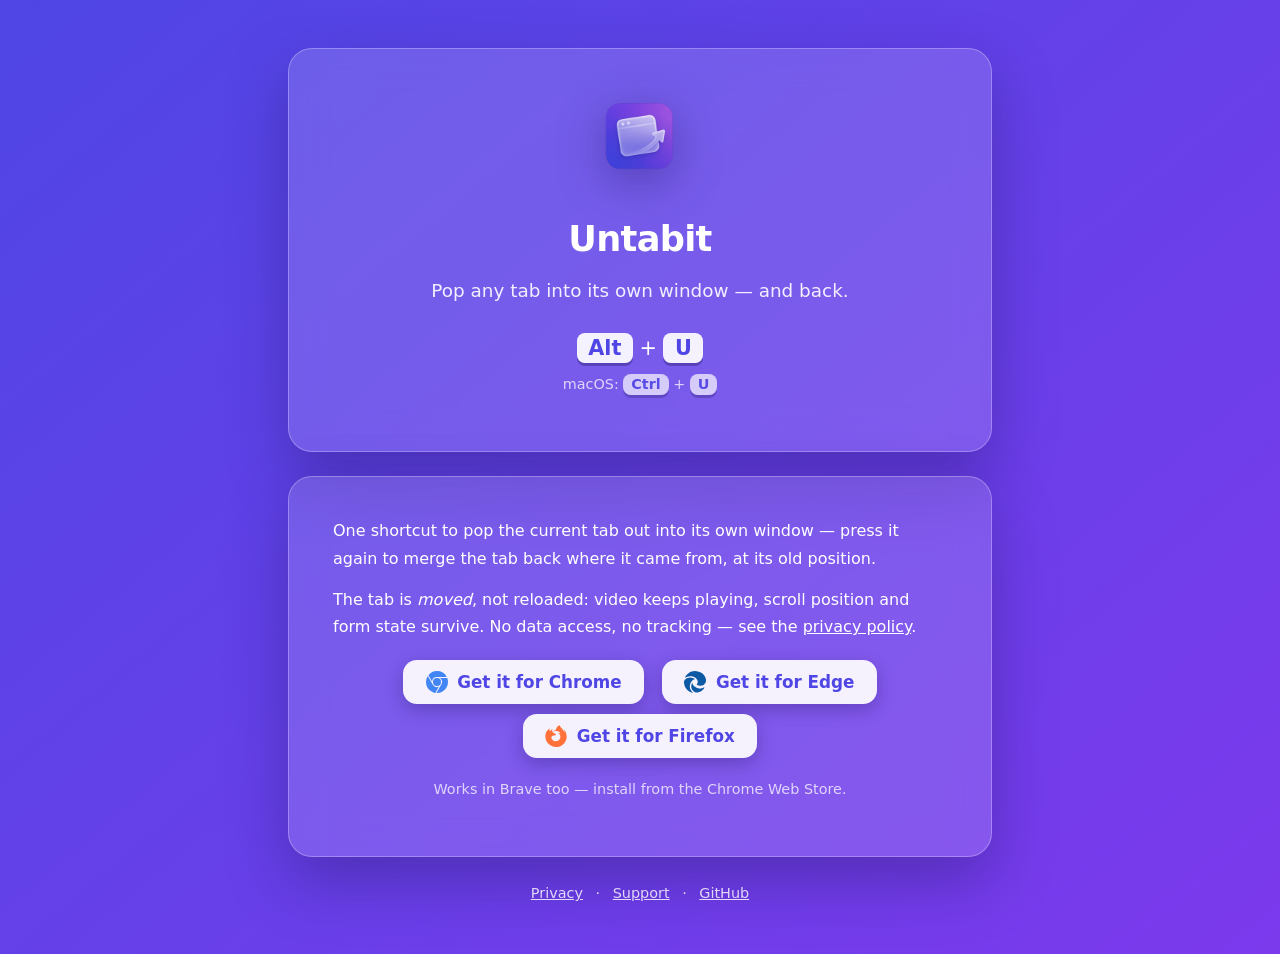
<file: docs/index.html>
<!DOCTYPE html>
<html lang="en">
<head>
<meta charset="utf-8">
<meta name="viewport" content="width=device-width, initial-scale=1">
<title>Untabit — Pop any tab into its own window</title>
<meta name="description" content="Untabit pops the current tab out into its own window — press again to merge it back. No reload, no data access. Chrome, Brave, Edge, Firefox.">
<meta property="og:type" content="website">
<meta property="og:site_name" content="Untabit">
<meta property="og:title" content="Untabit — Pop any tab into its own window">
<meta property="og:description" content="One shortcut pops the current tab out into its own window — press again to merge it back. No reload, no data access. Chrome, Brave, Edge, Firefox.">
<meta property="og:url" content="https://untabit.dudesoft.app/">
<meta property="og:image" content="https://untabit.dudesoft.app/og-image.png">
<meta property="og:image:width" content="1200">
<meta property="og:image:height" content="630">
<meta name="twitter:card" content="summary_large_image">
<link rel="icon" href="icon.png">
<link rel="stylesheet" href="style.css">
</head>
<body>
<div class="card hero">
  <img src="icon.png" alt="Untabit icon">
  <h1>Untabit</h1>
  <p class="tagline">Pop any tab into its own window — and back.</p>
  <p class="keys"><kbd>Alt</kbd> + <kbd>U</kbd></p>
  <p class="muted">macOS: <kbd>Ctrl</kbd> + <kbd>U</kbd></p>
</div>
<div class="card">
  <p>
    One shortcut to pop the current tab out into its own window — press
    it again to merge the tab back where it came from, at its old
    position.
  </p>
  <p>
    The tab is <em>moved</em>, not reloaded: video keeps playing, scroll
    position and form state survive. No data access, no tracking — see
    the <a href="privacy">privacy policy</a>.
  </p>
  <p style="text-align:center">
    <a class="store-btn" href="https://chromewebstore.google.com/detail/jfdejeecmmellhpmbcjkkmegegahifkh">
      <svg viewBox="0 0 24 24" fill="currentColor" style="color:#4285f4" aria-hidden="true"><path d="M12 0C8.21 0 4.831 1.757 2.632 4.501l3.953 6.848A5.454 5.454 0 0 1 12 6.545h10.691A12 12 0 0 0 12 0zM1.931 5.47A11.943 11.943 0 0 0 0 12c0 6.012 4.42 10.991 10.189 11.864l3.953-6.847a5.45 5.45 0 0 1-6.865-2.29zm13.342 2.166a5.446 5.446 0 0 1 1.45 7.09l.002.001h-.002l-5.344 9.257c.206.01.413.016.621.016 6.627 0 12-5.373 12-12 0-1.54-.29-3.011-.818-4.364zM12 16.364a4.364 4.364 0 1 1 0-8.728 4.364 4.364 0 0 1 0 8.728Z"/></svg>
      Get it for Chrome
    </a>
    <a class="store-btn" href="https://microsoftedge.microsoft.com/addons/detail/bedgnmhhpimjplapildaojdjfhhpgnpi">
      <svg viewBox="0 0 24 24" fill="currentColor" style="color:#0c59a4" aria-hidden="true"><path d="M21.86 17.86q.14 0 .25.12.1.13.1.25t-.11.33l-.32.46-.43.53-.44.5q-.21.25-.38.42l-.22.23q-.58.53-1.34 1.04-.76.51-1.6.91-.86.4-1.74.64t-1.67.24q-.9 0-1.69-.28-.8-.28-1.48-.78-.68-.5-1.22-1.17-.53-.66-.92-1.44-.38-.77-.58-1.6-.2-.83-.2-1.67 0-1 .32-1.96.33-.97.87-1.8.14.95.55 1.77.41.82 1.02 1.5.6.68 1.38 1.21.78.54 1.64.9.86.36 1.77.56.92.2 1.8.2 1.12 0 2.18-.24 1.06-.23 2.06-.72l.2-.1.2-.05zm-15.5-1.27q0 1.1.27 2.15.27 1.06.78 2.03.51.96 1.24 1.77.74.82 1.66 1.4-1.47-.2-2.8-.74-1.33-.55-2.48-1.37-1.15-.83-2.08-1.9-.92-1.07-1.58-2.33T.36 14.94Q0 13.54 0 12.06q0-.81.32-1.49.31-.68.83-1.23.53-.55 1.2-.96.66-.4 1.35-.66.74-.27 1.5-.39.78-.12 1.55-.12.7 0 1.42.1.72.12 1.4.35.68.23 1.32.57.63.35 1.16.83-.35 0-.7.07-.33.07-.65.23v-.02q-.63.28-1.2.74-.57.46-1.05 1.04-.48.58-.87 1.26-.38.67-.65 1.39-.27.71-.42 1.44-.15.72-.15 1.38zM11.96.06q1.7 0 3.33.39 1.63.38 3.07 1.15 1.43.77 2.62 1.93 1.18 1.16 1.98 2.7.49.94.76 1.96.28 1 .28 2.08 0 .89-.23 1.7-.24.8-.69 1.48-.45.68-1.1 1.22-.64.53-1.45.88-.54.24-1.11.36-.58.13-1.16.13-.42 0-.97-.03-.54-.03-1.1-.12-.55-.1-1.05-.28-.5-.19-.84-.5-.12-.09-.23-.24-.1-.16-.1-.33 0-.15.16-.35.16-.2.35-.5.2-.28.36-.68.16-.4.16-.95 0-1.06-.4-1.96-.4-.91-1.06-1.64-.66-.74-1.52-1.28-.86-.55-1.79-.89-.84-.3-1.72-.44-.87-.14-1.76-.14-1.55 0-3.06.45T.94 7.55q.71-1.74 1.81-3.13 1.1-1.38 2.52-2.35Q6.68 1.1 8.37.58q1.7-.52 3.58-.52Z"/></svg>
      Get it for Edge
    </a>
    <a class="store-btn" href="https://addons.mozilla.org/firefox/addon/untabit/">
      <svg viewBox="0 0 24 24" fill="currentColor" style="color:#ff7139" aria-hidden="true"><path d="M8.824 7.287c.008 0 .004 0 0 0zm-2.8-1.4c.006 0 .003 0 0 0zm16.754 2.161c-.505-1.215-1.53-2.528-2.333-2.943.654 1.283 1.033 2.57 1.177 3.53l.002.02c-1.314-3.278-3.544-4.6-5.366-7.477-.091-.147-.184-.292-.273-.446a3.545 3.545 0 01-.13-.24 2.118 2.118 0 01-.172-.46.03.03 0 00-.027-.03.038.038 0 00-.021 0l-.006.001a.037.037 0 00-.01.005L15.624 0c-2.585 1.515-3.657 4.168-3.932 5.856a6.197 6.197 0 00-2.305.587.297.297 0 00-.147.37c.057.162.24.24.396.17a5.622 5.622 0 012.008-.523l.067-.005a5.847 5.847 0 011.957.222l.095.03a5.816 5.816 0 01.616.228c.08.036.16.073.238.112l.107.055a5.835 5.835 0 01.368.211 5.953 5.953 0 012.034 2.104c-.62-.437-1.733-.868-2.803-.681 4.183 2.09 3.06 9.292-2.737 9.02a5.164 5.164 0 01-1.513-.292 4.42 4.42 0 01-.538-.232c-1.42-.735-2.593-2.121-2.74-3.806 0 0 .537-2 3.845-2 .357 0 1.38-.998 1.398-1.287-.005-.095-2.029-.9-2.817-1.677-.422-.416-.622-.616-.8-.767a3.47 3.47 0 00-.301-.227 5.388 5.388 0 01-.032-2.842c-1.195.544-2.124 1.403-2.8 2.163h-.006c-.46-.584-.428-2.51-.402-2.913-.006-.025-.343.176-.389.206-.406.29-.787.616-1.136.974-.397.403-.76.839-1.085 1.303a9.816 9.816 0 00-1.562 3.52c-.003.013-.11.487-.19 1.073-.013.09-.026.181-.037.272a7.8 7.8 0 00-.069.667l-.002.034-.023.387-.001.06C.386 18.795 5.593 24 12.016 24c5.752 0 10.527-4.176 11.463-9.661.02-.149.035-.298.052-.448.232-1.994-.025-4.09-.753-5.844z"/></svg>
      Get it for Firefox
    </a>
  </p>
  <p class="muted" style="text-align:center">
    Works in Brave too — install from the Chrome Web Store.
  </p>
</div>
<footer>
  <a href="privacy">Privacy</a> ·
  <a href="support">Support</a> ·
  <a href="https://github.com/pke/untabit">GitHub</a>
</footer>
</body>
</html>
</file>
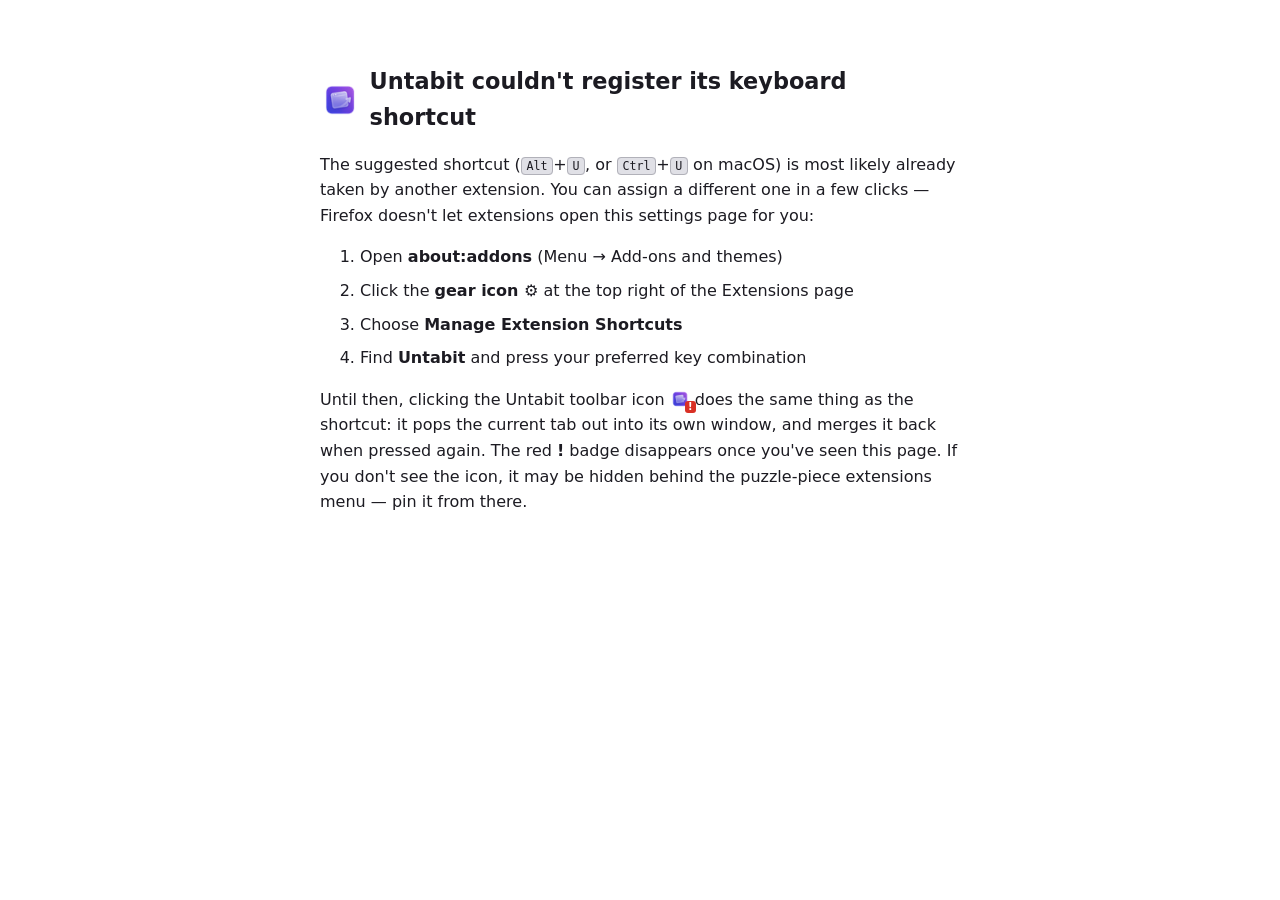
<file: shortcut-help.html>
<!DOCTYPE html>
<html lang="en">
<head>
<meta charset="utf-8">
<title>Untabit — set your keyboard shortcut</title>
<style>
  body {
    font-family: system-ui, sans-serif;
    max-width: 40rem;
    margin: 4rem auto;
    padding: 0 1rem;
    line-height: 1.6;
    color: #1c1b22;
    background: #fff;
  }
  @media (prefers-color-scheme: dark) {
    body { color: #fbfbfe; background: #2b2a33; }
    kbd { background: #52525e; border-color: #6b6b76; }
  }
  h1 { font-size: 1.4rem; }
  kbd {
    background: #e0e0e6;
    border: 1px solid #b1b1b9;
    border-radius: 4px;
    padding: 0.1em 0.4em;
    font-size: 0.9em;
  }
  ol li { margin-bottom: 0.5rem; }
  h1 { display: flex; align-items: center; gap: 0.6rem; }
  h1 img { width: 40px; height: 40px; }
  .toolbar-icon {
    position: relative;
    display: inline-block;
    vertical-align: text-bottom;
  }
  .toolbar-icon img { width: 20px; height: 20px; display: block; }
  .toolbar-icon .badge {
    position: absolute;
    right: -6px;
    bottom: -4px;
    background: #d93025;
    color: #fff;
    font-size: 10px;
    font-weight: bold;
    line-height: 1;
    padding: 1px 3px;
    border-radius: 3px;
  }
</style>
</head>
<body>
<h1><img src="icons/icon48.png" alt="">Untabit couldn't register its keyboard shortcut</h1>
<p>
  The suggested shortcut (<kbd>Alt</kbd>+<kbd>U</kbd>, or
  <kbd>Ctrl</kbd>+<kbd>U</kbd> on macOS) is most likely already taken by
  another extension. You can assign a different one in a few clicks —
  Firefox doesn't let extensions open this settings page for you:
</p>
<ol>
  <li>Open <strong>about:addons</strong> (Menu → Add-ons and themes)</li>
  <li>Click the <strong>gear icon ⚙</strong> at the top right of the Extensions page</li>
  <li>Choose <strong>Manage Extension Shortcuts</strong></li>
  <li>Find <strong>Untabit</strong> and press your preferred key combination</li>
</ol>
<p>
  Until then, clicking the Untabit toolbar icon
  <span class="toolbar-icon"><img src="icons/icon48.png" alt="Untabit icon"><span class="badge">!</span></span>
  does the same thing as the shortcut: it pops the current tab out into
  its own window, and merges it back when pressed again. The red
  <strong>!</strong> badge disappears once you've seen this page. If you
  don't see the icon, it may be hidden behind the puzzle-piece
  extensions menu — pin it from there.
</p>
</body>
</html>
</file>
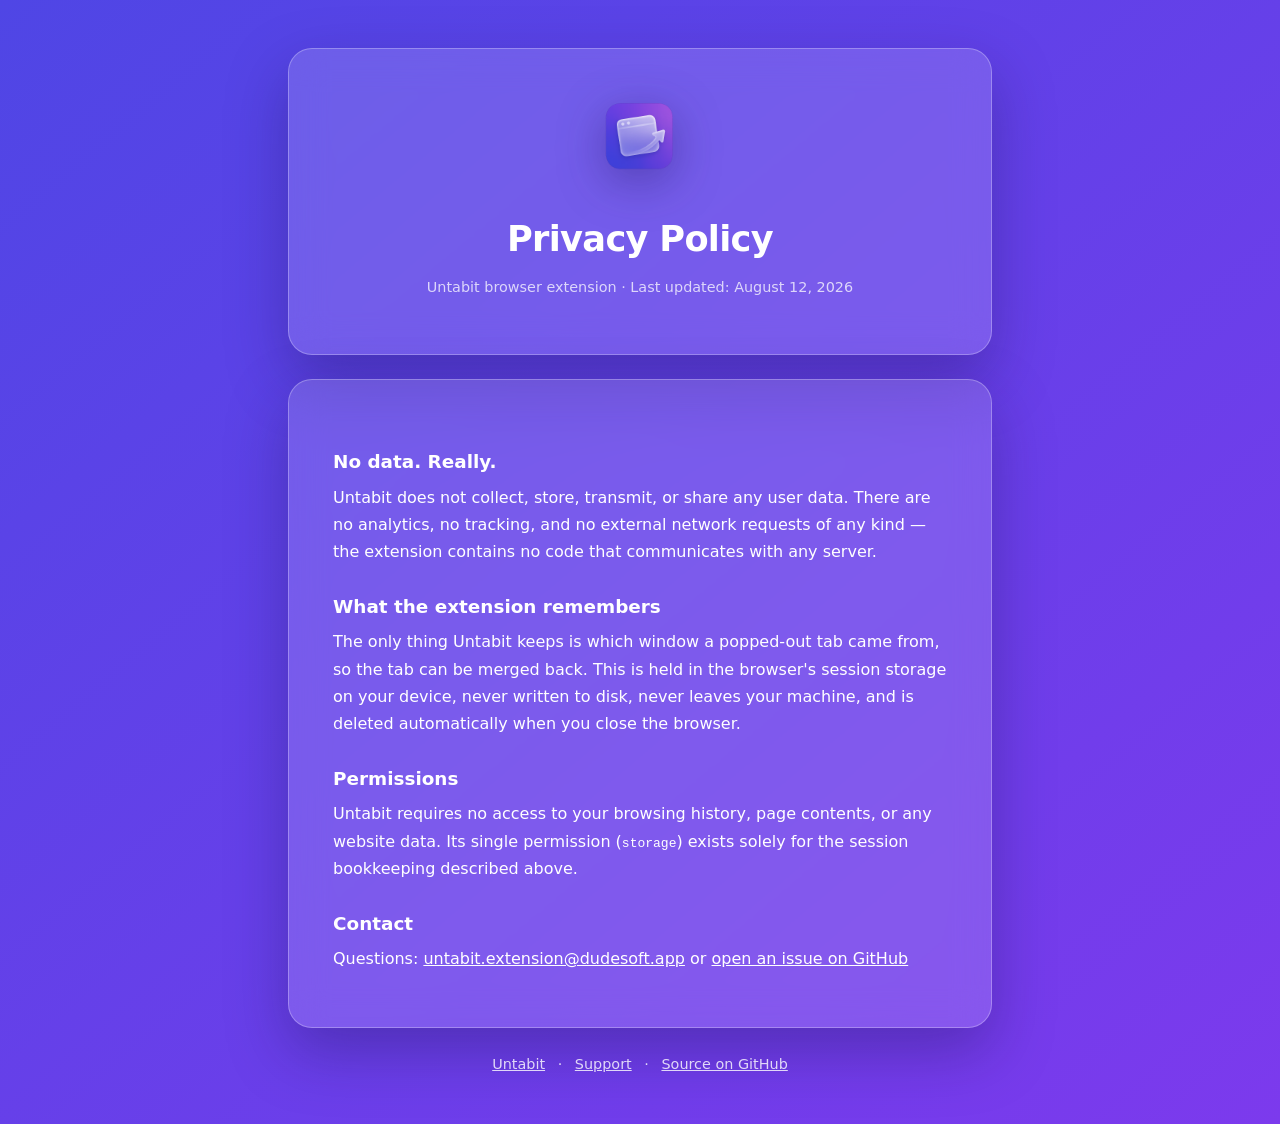
<file: docs/privacy.html>
<!DOCTYPE html>
<html lang="en">
<head>
<meta charset="utf-8">
<meta name="viewport" content="width=device-width, initial-scale=1">
<title>Untabit — Privacy Policy</title>
<meta name="description" content="Untabit collects no data: no analytics, no tracking, no network requests. Session-only bookkeeping on your device.">
<meta property="og:type" content="website">
<meta property="og:site_name" content="Untabit">
<meta property="og:title" content="Untabit — Privacy Policy">
<meta property="og:description" content="Untabit collects no data: no analytics, no tracking, no network requests. Session-only bookkeeping on your device.">
<meta property="og:url" content="https://untabit.dudesoft.app/privacy">
<meta property="og:image" content="https://untabit.dudesoft.app/og-image.png">
<meta property="og:image:width" content="1200">
<meta property="og:image:height" content="630">
<meta name="twitter:card" content="summary_large_image">
<link rel="icon" href="icon.png">
<link rel="stylesheet" href="style.css">
</head>
<body>
<div class="card hero">
  <img src="icon.png" alt="Untabit icon">
  <h1>Privacy Policy</h1>
  <p class="muted">Untabit browser extension · Last updated: August 12, 2026</p>
</div>
<div class="card">
  <h2>No data. Really.</h2>
  <p>
    Untabit does not collect, store, transmit, or share any user data.
    There are no analytics, no tracking, and no external network
    requests of any kind — the extension contains no code that
    communicates with any server.
  </p>
  <h2>What the extension remembers</h2>
  <p>
    The only thing Untabit keeps is which window a popped-out tab came
    from, so the tab can be merged back. This is held in the browser's
    session storage on your device, never written to disk, never leaves
    your machine, and is deleted automatically when you close the
    browser.
  </p>
  <h2>Permissions</h2>
  <p>
    Untabit requires no access to your browsing history, page contents,
    or any website data. Its single permission (<code>storage</code>)
    exists solely for the session bookkeeping described above.
  </p>
  <h2>Contact</h2>
  <p>Questions: <a href="mailto:untabit.extension@dudesoft.app">untabit.extension@dudesoft.app</a>
  or <a href="https://github.com/pke/untabit/issues">open an issue on GitHub</a></p>
</div>
<footer>
  <a href="./">Untabit</a> ·
  <a href="support">Support</a> ·
  <a href="https://github.com/pke/untabit">Source on GitHub</a>
</footer>
</body>
</html>
</file>
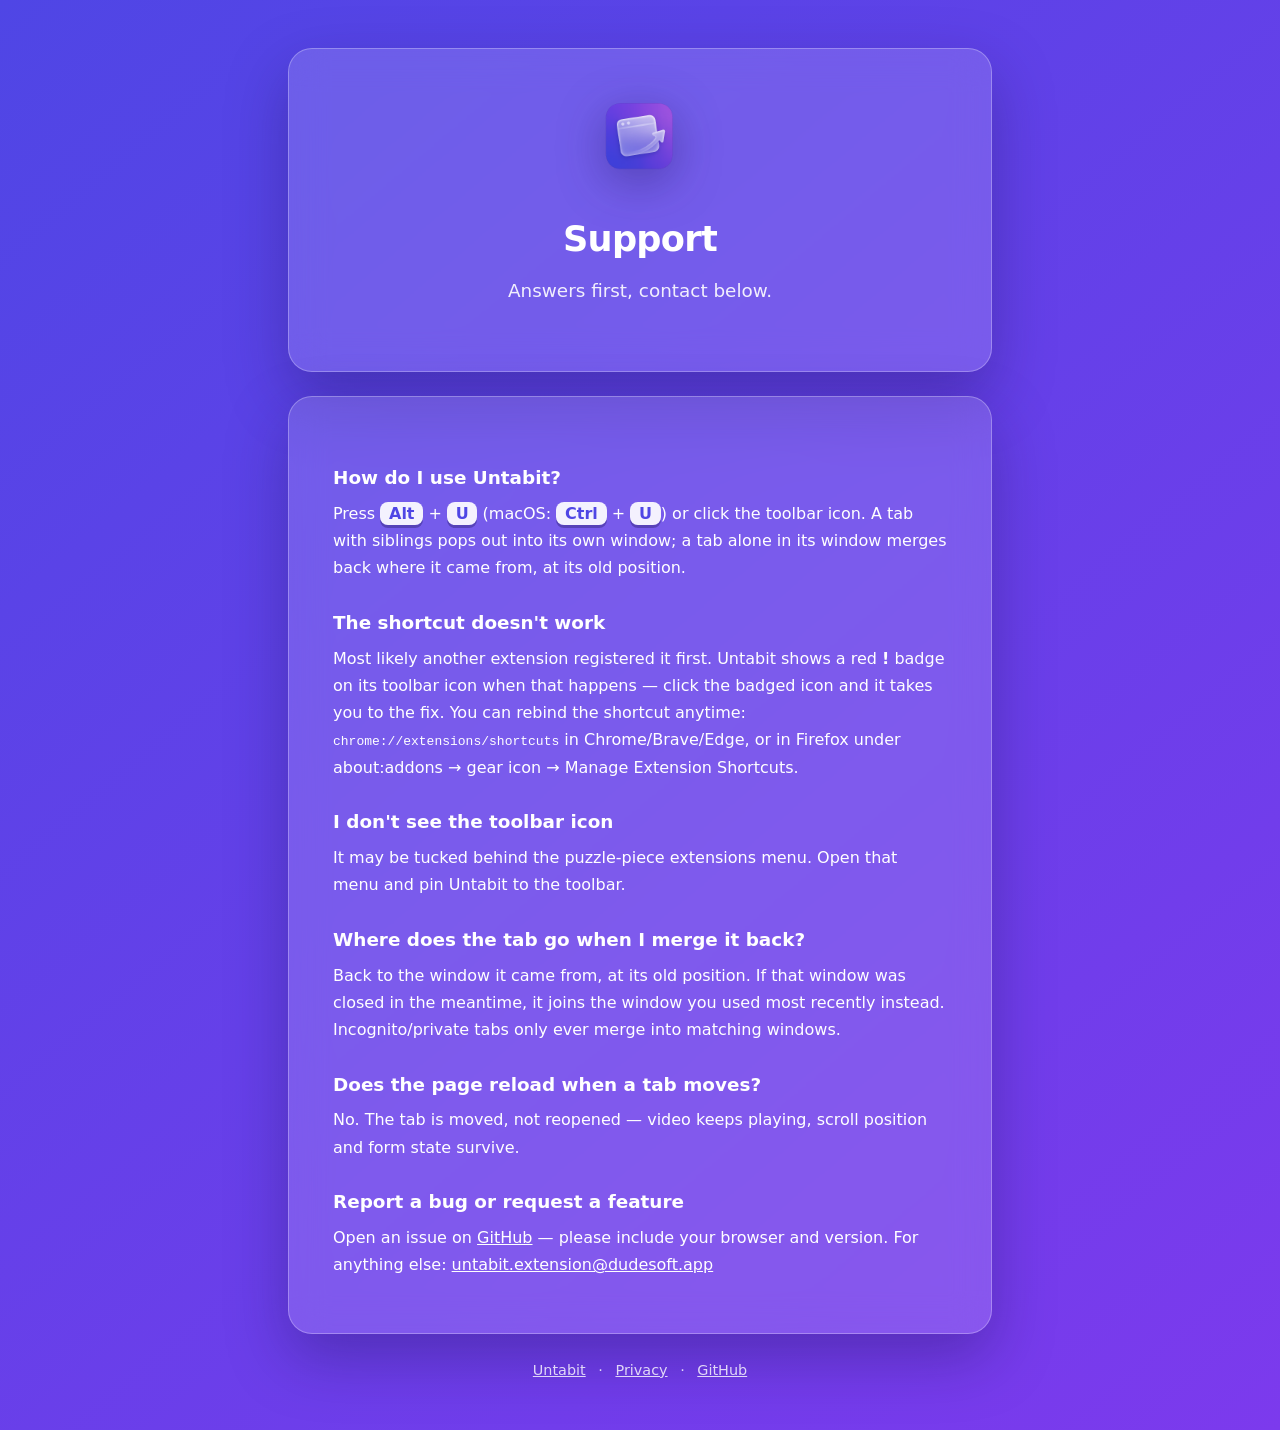
<file: docs/support.html>
<!DOCTYPE html>
<html lang="en">
<head>
<meta charset="utf-8">
<meta name="viewport" content="width=device-width, initial-scale=1">
<title>Untabit — Support</title>
<meta name="description" content="Help for Untabit: shortcuts, rebinding, merge-back behavior, and how to report issues.">
<meta property="og:type" content="website">
<meta property="og:site_name" content="Untabit">
<meta property="og:title" content="Untabit — Support">
<meta property="og:description" content="Help for Untabit: shortcuts, rebinding, merge-back behavior, and how to report issues.">
<meta property="og:url" content="https://untabit.dudesoft.app/support">
<meta property="og:image" content="https://untabit.dudesoft.app/og-image.png">
<meta property="og:image:width" content="1200">
<meta property="og:image:height" content="630">
<meta name="twitter:card" content="summary_large_image">
<link rel="icon" href="icon.png">
<link rel="stylesheet" href="style.css">
</head>
<body>
<div class="card hero">
  <img src="icon.png" alt="Untabit icon">
  <h1>Support</h1>
  <p class="tagline">Answers first, contact below.</p>
</div>
<div class="card">
  <h2>How do I use Untabit?</h2>
  <p>
    Press <kbd>Alt</kbd> + <kbd>U</kbd> (macOS: <kbd>Ctrl</kbd> +
    <kbd>U</kbd>) or click the toolbar icon. A tab with siblings pops
    out into its own window; a tab alone in its window merges back
    where it came from, at its old position.
  </p>

  <h2>The shortcut doesn't work</h2>
  <p>
    Most likely another extension registered it first. Untabit shows a
    red <strong>!</strong> badge on its toolbar icon when that happens —
    click the badged icon and it takes you to the fix. You can rebind
    the shortcut anytime: <code>chrome://extensions/shortcuts</code> in
    Chrome/Brave/Edge, or in Firefox under about:addons → gear icon →
    Manage Extension Shortcuts.
  </p>

  <h2>I don't see the toolbar icon</h2>
  <p>
    It may be tucked behind the puzzle-piece extensions menu. Open that
    menu and pin Untabit to the toolbar.
  </p>

  <h2>Where does the tab go when I merge it back?</h2>
  <p>
    Back to the window it came from, at its old position. If that
    window was closed in the meantime, it joins the window you used
    most recently instead. Incognito/private tabs only ever merge into
    matching windows.
  </p>

  <h2>Does the page reload when a tab moves?</h2>
  <p>
    No. The tab is moved, not reopened — video keeps playing, scroll
    position and form state survive.
  </p>

  <h2>Report a bug or request a feature</h2>
  <p>
    Open an issue on
    <a href="https://github.com/pke/untabit/issues">GitHub</a> — please
    include your browser and version. For anything else:
    <a href="mailto:untabit.extension@dudesoft.app">untabit.extension@dudesoft.app</a>
  </p>
</div>
<footer>
  <a href="./">Untabit</a> ·
  <a href="privacy">Privacy</a> ·
  <a href="https://github.com/pke/untabit">GitHub</a>
</footer>
</body>
</html>
</file>
<file: docs/style.css>
* { margin: 0; padding: 0; box-sizing: border-box; }

body {
  font-family: "Segoe UI", system-ui, -apple-system, sans-serif;
  min-height: 100vh;
  background: linear-gradient(140deg, #4f46e5 0%, #7c3aed 100%);
  color: #fff;
  line-height: 1.7;
  display: flex;
  flex-direction: column;
  align-items: center;
  padding: 3rem 1rem;
}

.card {
  width: 100%;
  max-width: 44rem;
  background: rgba(255, 255, 255, 0.14);
  backdrop-filter: blur(18px);
  -webkit-backdrop-filter: blur(18px);
  border: 1px solid rgba(255, 255, 255, 0.28);
  border-radius: 24px;
  box-shadow: 0 24px 60px rgba(30, 20, 90, 0.35);
  padding: 2.5rem 2.75rem;
  margin-bottom: 1.5rem;
}

.hero {
  text-align: center;
}

.hero img {
  width: 96px;
  height: 96px;
  margin-bottom: 1rem;
  filter: drop-shadow(0 12px 24px rgba(30, 20, 90, 0.4));
}

h1 {
  font-size: 2.2rem;
  letter-spacing: -0.02em;
  margin-bottom: 0.4rem;
}

.tagline {
  font-size: 1.15rem;
  opacity: 0.9;
  margin-bottom: 1.5rem;
}

h2 {
  font-size: 1.15rem;
  margin: 1.6rem 0 0.4rem;
}

p { margin-bottom: 0.9rem; }

.muted {
  font-size: 0.9rem;
  opacity: 0.75;
}

a { color: #fff; }

kbd {
  background: rgba(255, 255, 255, 0.92);
  color: #4f46e5;
  font-family: inherit;
  font-weight: 600;
  border-radius: 8px;
  padding: 0.15em 0.55em;
  box-shadow: 0 3px 0 rgba(30, 20, 90, 0.35);
}

.keys {
  margin: 1.2rem 0 0.4rem;
  font-size: 1.3rem;
}

.store-btn {
  display: inline-flex;
  align-items: center;
  gap: 0.6rem;
  background: rgba(255, 255, 255, 0.92);
  color: #4f46e5;
  font-weight: 600;
  font-size: 1.05rem;
  line-height: 1.2;
  text-decoration: none;
  border-radius: 14px;
  padding: 0.7rem 1.4rem;
  margin: 0.3rem 0.4rem;
  box-shadow: 0 6px 18px rgba(30, 20, 90, 0.3);
}

.store-btn svg {
  width: 22px;
  height: 22px;
  flex: none;
}

.store-btn:hover {
  background: #fff;
}

footer {
  font-size: 0.9rem;
  opacity: 0.8;
}

footer a { margin: 0 0.5rem; }
</file>
